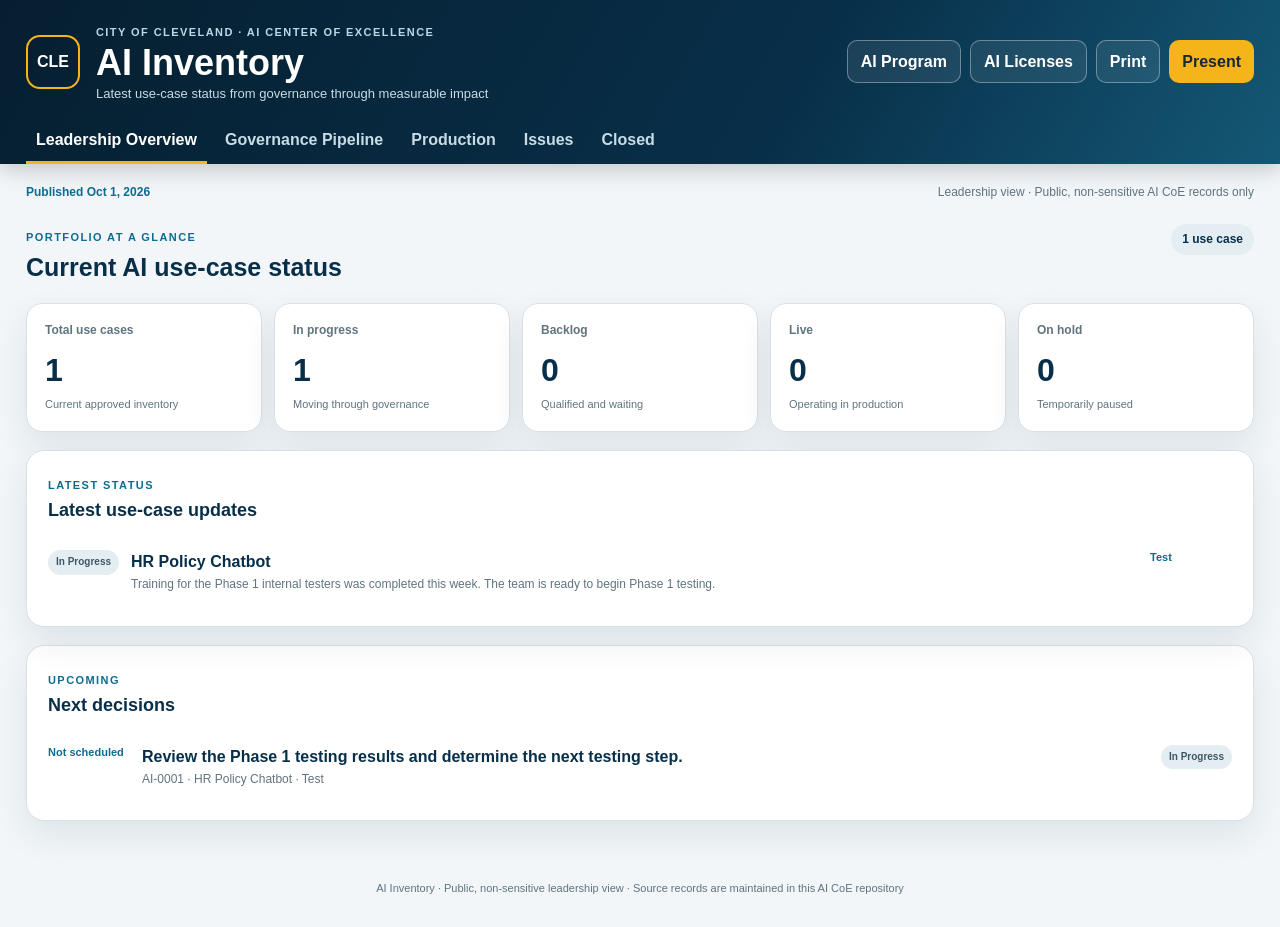
<file: AI Inventory/index.html>
<!doctype html>
<html lang="en">
<head>
  <meta charset="utf-8">
  <meta name="viewport" content="width=device-width, initial-scale=1">
  <meta name="theme-color" content="#082f49">
  <meta name="description" content="Leadership view of the City of Cleveland AI use-case portfolio.">
  <title>AI Inventory | City of Cleveland</title>
  <link rel="stylesheet" href="assets/styles.css">
</head>
<body>
  <a class="skip-link" href="#main">Skip to inventory</a>
  <div class="loading" id="loading" role="status"><div class="spinner"></div><p>Loading the AI Inventory…</p></div>

  <header class="masthead">
    <div class="masthead-inner">
      <div class="brand-mark" aria-hidden="true">CLE</div>
      <div class="brand-copy">
        <span>City of Cleveland · AI Center of Excellence</span>
        <h1>AI Inventory</h1>
        <p>Latest use-case status from governance through measurable impact</p>
      </div>
      <div class="header-actions">
        <a class="button secondary" href="../">AI Program</a>
        <a class="button secondary" href="../AI%20Licenses/">AI Licenses</a>
        <button class="button secondary" id="printButton" type="button">Print</button>
        <button class="button primary" id="presentButton" type="button">Present</button>
      </div>
    </div>
    <nav class="tabs" aria-label="Inventory views">
      <button class="active" data-view="overview" type="button">Leadership Overview</button>
      <button data-view="pipeline" type="button">Governance Pipeline</button>
      <button data-view="production" type="button">Production</button>
      <button data-view="issues" type="button">Issues</button>
      <button data-view="closed" type="button">Closed</button>
    </nav>
  </header>

  <main id="main">
    <div class="status-row">
      <span class="freshness" id="freshness">Awaiting first approved inventory publication</span>
      <span class="source">Leadership view · Public, non-sensitive AI CoE records only</span>
    </div>

    <section class="view active" id="overview" aria-labelledby="overview-title">
      <div class="slide">
        <div class="section-heading">
          <div><span class="eyebrow">Portfolio at a glance</span><h2 id="overview-title">Current AI use-case status</h2></div>
          <span class="record-count" id="recordCount">0 use cases</span>
        </div>
        <div class="kpi-grid" id="kpiGrid"></div>
      </div>
      <div class="slide dashboard-grid">
        <article class="panel">
          <div class="panel-heading"><div><span class="eyebrow">Latest status</span><h2>Latest use-case updates</h2></div></div>
          <div class="update-list" id="latestUpdates"></div>
        </article>
      </div>
      <div class="slide panel">
        <div class="panel-heading"><div><span class="eyebrow">Upcoming</span><h2>Next decisions</h2></div></div>
        <div class="decision-list" id="decisionList"></div>
      </div>
    </section>

    <section class="view" id="pipeline" aria-labelledby="pipeline-title">
      <div class="section-heading">
          <div><span class="eyebrow">Governance lifecycle</span><h2 id="pipeline-title">Use cases by current phase</h2><p>Current stage, this week's update, what is complete, what is happening now, and what comes next.</p></div>
      </div>
      <div class="filters" aria-label="Inventory filters">
        <input id="searchFilter" type="search" placeholder="Search use case, department, or owner">
        <select id="statusFilter" aria-label="Filter by status"><option value="">All statuses</option></select>
        <select id="departmentFilter" aria-label="Filter by department"><option value="">All departments</option></select>
      </div>
      <div class="pipeline" id="pipelineBoard"></div>
    </section>

    <section class="view" id="production" aria-labelledby="production-title">
      <div class="section-heading"><div><span class="eyebrow">Operational inventory</span><h2 id="production-title">Live AI use cases</h2><p>Deployed solutions and their latest monitoring position.</p></div></div>
      <div class="card-grid" id="productionGrid"></div>
    </section>

    <section class="view" id="issues" aria-labelledby="issues-title">
      <div class="section-heading"><div><span class="eyebrow">Monitoring and mitigation</span><h2 id="issues-title">Open and resolved issues</h2><p>Production concerns remain linked to their parent use case.</p></div></div>
      <div class="issue-columns">
        <article class="panel"><div class="panel-heading"><h2>Open issues</h2></div><div id="openIssues"></div></article>
        <article class="panel"><div class="panel-heading"><h2>Recently resolved</h2></div><div id="resolvedIssues"></div></article>
      </div>
    </section>

    <section class="view" id="closed" aria-labelledby="closed-title">
      <div class="section-heading"><div><span class="eyebrow">Lifecycle outcomes</span><h2 id="closed-title">Closed use cases</h2><p>Completed, rejected, withdrawn, and decommissioned records remain visible.</p></div></div>
      <div class="card-grid" id="closedGrid"></div>
    </section>
  </main>

  <dialog class="status-dialog" id="statusDetailDialog" aria-labelledby="statusDetailTitle">
    <div class="status-dialog-shell">
      <div class="status-dialog-header"><div><span>Current phase status</span><h2 id="statusDetailTitle">Use-case status</h2></div><button id="statusDetailClose" type="button" aria-label="Close status details">&times; Close</button></div>
      <div class="status-dialog-body" id="statusDetailBody"></div>
    </div>
  </dialog>

  <div class="present-controls" aria-label="Presentation controls">
    <button id="previousSlide" type="button" aria-label="Previous slide">←</button>
    <span id="slidePosition">1 / 1</span>
    <button id="nextSlide" type="button" aria-label="Next slide">→</button>
    <button id="exitPresentation" type="button">Exit</button>
  </div>

  <footer>AI Inventory · Public, non-sensitive leadership view · Source records are maintained in this AI CoE repository</footer>
  <script src="assets/dashboard.js" defer></script>
</body>
</html>
</file>
<file: AI Inventory/assets/styles.css>
:root {
  --navy:#082f49; --navy-deep:#061f30; --blue:#0c6c91; --cyan:#3aa7c4;
  --gold:#f4b41a; --ink:#172b36; --muted:#60747f; --paper:#f2f6f8;
  --white:#fff; --line:#d7e1e6;
  --shadow:0 14px 34px rgba(8,47,73,.09); --radius:18px;
}
*{box-sizing:border-box}
html{scroll-behavior:smooth}
body{margin:0;background:var(--paper);color:var(--ink);font-family:Aptos,"Segoe UI",Arial,sans-serif;line-height:1.45}
button,input,select{font:inherit}
button{cursor:pointer}
.skip-link{position:absolute;left:-999px;top:0;background:#fff;padding:10px;z-index:100}.skip-link:focus{left:12px;top:12px}
.loading{position:fixed;inset:0;z-index:100;display:grid;place-items:center;align-content:center;gap:12px;background:rgba(242,246,248,.97);color:var(--navy);font-weight:800}.loading.hidden{display:none}.spinner{width:46px;height:46px;border:5px solid #d8e4e9;border-top-color:var(--blue);border-radius:50%;animation:spin 1s linear infinite}@keyframes spin{to{transform:rotate(360deg)}}
.masthead{position:sticky;top:0;z-index:40;background:linear-gradient(120deg,var(--navy-deep),var(--navy) 62%,#145875);color:#fff;box-shadow:0 5px 22px rgba(0,0,0,.2)}
.masthead-inner{max-width:1500px;margin:auto;padding:19px 26px 14px;display:flex;align-items:center;gap:16px}.brand-mark{width:54px;height:54px;border:2px solid var(--gold);border-radius:14px;display:grid;place-items:center;font-weight:900;flex:none}.brand-copy{min-width:0}.brand-copy span,.eyebrow{text-transform:uppercase;letter-spacing:.13em;font-size:11px;font-weight:900}.brand-copy span{color:#b9d9e7}.brand-copy h1{font-size:clamp(24px,3vw,36px);line-height:1;margin:3px 0}.brand-copy p{margin:4px 0 0;color:#c7dce5;font-size:13px}.header-actions{margin-left:auto;display:flex;gap:9px}.button{border:0;border-radius:10px;padding:9px 13px;font-weight:800;text-decoration:none}.button.primary{background:var(--gold);color:#172934}.button.secondary{border:1px solid rgba(255,255,255,.35);background:rgba(255,255,255,.08);color:#fff}.button:hover,.button:focus{filter:brightness(1.08)}
.tabs{max-width:1500px;margin:auto;padding:0 26px;display:flex;gap:8px;overflow:auto}.tabs button{border:0;border-bottom:3px solid transparent;background:transparent;color:#c7dce5;padding:10px;font-weight:750;white-space:nowrap}.tabs button.active{color:#fff;border-bottom-color:var(--gold)}
main{max-width:1500px;margin:0 auto 60px;padding:0 26px}.status-row{display:flex;justify-content:space-between;gap:12px;flex-wrap:wrap;padding:20px 0 14px;color:var(--muted);font-size:12px}.freshness{font-weight:800;color:var(--blue)}
.view{display:none}.view.active{display:block}.slide{margin-bottom:18px}.section-heading,.panel-heading{display:flex;justify-content:space-between;gap:16px;align-items:flex-start}.section-heading{margin:8px 0 16px}.section-heading h2,.panel-heading h2{margin:2px 0;color:var(--navy)}.section-heading h2{font-size:25px}.panel-heading h2{font-size:18px}.section-heading p{margin:5px 0 0;color:var(--muted)}.eyebrow{color:var(--blue)}.record-count{padding:7px 11px;background:#e4eef2;color:var(--navy);border-radius:999px;font-size:12px;font-weight:900}
.kpi-grid{display:grid;grid-template-columns:repeat(5,minmax(150px,1fr));gap:12px}.kpi{background:#fff;border:1px solid var(--line);border-radius:16px;padding:18px;box-shadow:var(--shadow);min-height:112px}.kpi-label{font-size:12px;color:var(--muted);font-weight:750}.kpi-value{font-size:32px;font-weight:900;color:var(--navy);margin-top:8px}.kpi-note{font-size:11px;color:var(--muted);margin-top:3px}
.panel{background:#fff;border:1px solid var(--line);border-radius:var(--radius);padding:21px;box-shadow:var(--shadow)}.panel-heading{margin-bottom:14px}.dashboard-grid{display:grid;grid-template-columns:1fr;gap:16px}
.update-list,.decision-list{display:grid;gap:10px}.update-item,.decision-item,.issue-item{display:grid;grid-template-columns:auto 1fr auto;gap:12px;align-items:start;border-bottom:1px solid var(--line);padding:11px 0}.update-item:last-child,.decision-item:last-child,.issue-item:last-child{border-bottom:0}.update-item strong,.decision-item strong,.issue-item strong{display:block;color:var(--navy)}.detail{font-size:12px;color:var(--muted);margin-top:3px}.date{font-size:11px;font-weight:900;color:var(--blue);min-width:82px}
.filters{display:grid;grid-template-columns:2fr 1fr 1fr;gap:9px;margin-bottom:15px}.filters input,.filters select{width:100%;border:1px solid #bdcbd2;border-radius:10px;padding:10px;background:#fff;color:var(--ink)}
.pipeline{display:grid;grid-template-columns:repeat(3,minmax(270px,1fr));gap:14px;align-items:start}.phase-column{background:#e8eff2;border:1px solid var(--line);border-radius:16px;padding:12px;min-height:160px}.phase-title{display:flex;justify-content:space-between;align-items:center;margin:0 2px 11px;color:var(--navy);font-size:13px}.phase-title span{background:#fff;border-radius:999px;padding:3px 8px;color:var(--muted)}.phase-cards{display:grid;gap:10px}
.use-case-card{background:#fff;border:1px solid var(--line);border-left:5px solid var(--blue);border-radius:13px;padding:14px;box-shadow:0 7px 20px rgba(8,47,73,.07)}.card-top{display:flex;justify-content:space-between;gap:10px;align-items:start}.use-case-id{font-size:10px;letter-spacing:.08em;color:var(--blue);font-weight:900}.use-case-card h3{font-size:15px;line-height:1.25;color:var(--navy);margin:3px 0}.card-meta,.card-latest,.card-footer{font-size:11px;color:var(--muted)}.card-latest{color:var(--ink);background:#f5f8f9;border-radius:9px;padding:9px;margin:11px 0}.card-latest strong{display:block;color:var(--navy);margin-bottom:2px}.card-footer{display:flex;justify-content:space-between;gap:8px;align-items:center}.readiness{font-weight:850;color:var(--blue)}
.stage-name{margin-top:11px}.stage-name span{display:block;color:var(--muted);font-size:10px;font-weight:850;text-transform:uppercase;letter-spacing:.06em}.stage-name strong{display:block;color:var(--navy);font-size:14px;margin-top:2px}.current-step{display:flex;gap:7px;align-items:center;padding:8px 0;color:var(--ink);font-size:11px;font-weight:750}.current-step span{border-radius:999px;background:var(--gold);color:#172934;padding:3px 7px;font-size:9px;font-weight:900;text-transform:uppercase}.card-actions{display:flex;gap:8px;margin-top:11px}.card-actions a,.status-button{flex:1;text-align:center;text-decoration:none;border:1px solid #b9cbd4;border-radius:8px;padding:7px;color:var(--blue);background:#fff;font-size:11px;font-weight:850}.card-actions a:hover,.card-actions a:focus,.status-button:hover,.status-button:focus{background:#e9f2f5}.status-button{background:var(--navy);border-color:var(--navy);color:#fff}.status-button:hover,.status-button:focus{background:var(--blue)}
.badge{display:inline-flex;align-items:center;border-radius:999px;padding:5px 8px;font-size:10px;font-weight:900;white-space:nowrap;background:#e4edf1;color:#3d5866}
.card-grid{display:grid;grid-template-columns:repeat(3,minmax(260px,1fr));gap:14px}.issue-columns{display:grid;grid-template-columns:1fr 1fr;gap:16px}.issue-item{grid-template-columns:1fr auto}.issue-parent{font-size:10px;color:var(--blue);font-weight:900;text-transform:uppercase;letter-spacing:.06em}.mitigation{margin-top:6px;padding:7px 9px;background:#f5f8f9;border-radius:8px;font-size:11px;color:var(--ink)}
.empty-state{grid-column:1/-1;text-align:center;padding:38px 20px;color:var(--muted);background:#fff;border:1px dashed #b8c8d0;border-radius:15px}.empty-state strong{display:block;color:var(--navy);font-size:17px;margin-bottom:5px}
.status-dialog{width:min(820px,94vw);max-height:92vh;padding:0;border:0;border-radius:20px;background:var(--paper);box-shadow:0 28px 80px rgba(0,0,0,.35)}.status-dialog::backdrop{background:rgba(3,23,35,.7)}.status-dialog-shell{display:flex;flex-direction:column;max-height:92vh}.status-dialog-header{display:flex;justify-content:space-between;align-items:center;gap:16px;padding:18px 22px;background:var(--navy);color:#fff}.status-dialog-header span{font-size:10px;font-weight:900;text-transform:uppercase;letter-spacing:.12em;color:#b9d9e7}.status-dialog-header h2{margin:3px 0 0}.status-dialog-header button{border:1px solid rgba(255,255,255,.45);background:transparent;color:#fff;border-radius:9px;padding:8px 12px;font-weight:800}.status-dialog-body{padding:20px;overflow:auto}.status-hero{display:flex;justify-content:space-between;gap:16px;align-items:start;background:#fff;border:1px solid var(--line);border-radius:15px;padding:17px}.status-hero h3{color:var(--navy);font-size:22px;margin:3px 0}.status-hero p{margin:5px 0;color:var(--muted);font-size:12px}.stage-status{border-radius:999px;background:#fff0c9;color:#7a5400;padding:7px 10px;font-size:11px;font-weight:900;white-space:nowrap}.status-progress{display:grid;grid-template-columns:auto 1fr;gap:14px;align-items:center;margin:15px 0}.status-progress strong{display:block;color:var(--navy)}.status-progress span{display:block;color:var(--muted);font-size:10px}.progress-bar{height:9px;border-radius:999px;background:#dce5e9;overflow:hidden}.progress-bar i{display:block;height:100%;background:var(--blue);border-radius:inherit}.step-list{display:grid;gap:8px}.phase-step{display:grid;grid-template-columns:34px 1fr;gap:11px;align-items:start;background:#fff;border:1px solid var(--line);border-radius:12px;padding:12px}.step-marker{width:30px;height:30px;border-radius:50%;display:grid;place-items:center;background:#e7eef1;color:var(--muted);font-weight:900}.phase-step span{display:block;color:var(--muted);font-size:9px;font-weight:900;text-transform:uppercase;letter-spacing:.08em}.phase-step strong{display:block;color:var(--navy);margin-top:1px}.phase-step p{margin:4px 0 0;color:var(--muted);font-size:11px}.phase-step.complete .step-marker{background:#dff3e8;color:#17643a}.phase-step.current{border:2px solid var(--gold);background:#fffdf5}.phase-step.current .step-marker{background:var(--gold);color:#172934}.phase-step.blocked{border-color:#e38a7e}.phase-step.blocked .step-marker{background:#fde2df;color:#8c2418}.status-summary{display:grid;grid-template-columns:1fr 1fr;gap:10px;margin-top:14px}.status-summary article{background:#fff;border:1px solid var(--line);border-radius:12px;padding:13px}.status-summary article.wide{grid-column:1/-1}.status-summary span{color:var(--blue);font-size:9px;font-weight:900;text-transform:uppercase;letter-spacing:.08em}.status-summary p{margin:5px 0 0;font-size:12px}.status-links{display:flex;gap:9px;margin-top:14px}.status-links a{flex:1;text-align:center;text-decoration:none;background:var(--navy);color:#fff;border-radius:9px;padding:9px;font-size:11px;font-weight:850}
.status-hero{margin-bottom:15px}
.status-dropdown{margin-top:11px;border:1px solid #b9cbd4;border-radius:10px;overflow:hidden}.status-dropdown summary{display:flex;justify-content:space-between;align-items:center;gap:10px;padding:10px 11px;background:var(--navy);color:#fff;cursor:pointer;font-size:11px;font-weight:850;list-style:none}.status-dropdown summary::-webkit-details-marker{display:none}.dropdown-control{display:flex;align-items:center;gap:6px}.close-label{display:none}.dropdown-arrow{font-size:17px;line-height:1;transition:transform .2s ease}.status-dropdown[open] summary{background:var(--blue)}.status-dropdown[open] .open-label{display:none}.status-dropdown[open] .close-label{display:inline}.status-dropdown[open] .dropdown-arrow{transform:rotate(180deg)}.dropdown-content{padding:10px;background:#f5f8f9}.status-dropdown .step-list{gap:6px}.status-dropdown .phase-step{grid-template-columns:29px 1fr;padding:9px;gap:8px}.status-dropdown .step-marker{width:25px;height:25px;font-size:11px}.status-dropdown .phase-step strong{font-size:12px}
.present-controls{display:none}footer{max-width:1500px;margin:0 auto 30px;padding:0 26px;text-align:center;color:var(--muted);font-size:11px}
.presentation-mode{overflow:hidden;background:var(--navy-deep)}.presentation-mode .masthead{position:fixed;left:0;right:0}.presentation-mode .tabs,.presentation-mode .brand-copy p,.presentation-mode .status-row{display:none}.presentation-mode main{max-width:none;margin:90px 0 0;height:calc(100vh - 90px);padding:22px 5vw 75px;overflow:auto}.presentation-mode .view.active .slide{display:none;min-height:calc(100vh - 190px)}.presentation-mode .view.active .slide.present-active{display:block}.presentation-mode .panel,.presentation-mode .kpi{box-shadow:none}.presentation-mode .present-controls{position:fixed;display:flex;align-items:center;gap:9px;left:50%;bottom:17px;transform:translateX(-50%);z-index:80;background:var(--navy-deep);padding:8px 10px;border-radius:999px;color:#fff}.present-controls button{border:0;background:#145875;color:#fff;border-radius:999px;padding:8px 12px;font-weight:800}.present-controls span{min-width:70px;text-align:center;font-size:12px}
@media(max-width:1050px){.kpi-grid{grid-template-columns:repeat(3,1fr)}.dashboard-grid,.issue-columns{grid-template-columns:1fr}.pipeline,.card-grid{grid-template-columns:repeat(2,1fr)}}
@media(max-width:700px){.masthead-inner{padding:14px}.brand-mark{width:44px;height:44px}.brand-copy p{display:none}.header-actions .secondary:not(:first-child){display:none}.tabs,main{padding-left:14px;padding-right:14px}.kpi-grid,.pipeline,.card-grid,.status-summary{grid-template-columns:1fr}.filters{grid-template-columns:1fr}.source{display:none}.status-hero{display:block}.stage-status{display:inline-flex;margin-top:8px}.status-links{display:grid}.status-dialog{width:100vw;max-height:100vh;border-radius:0}.status-dialog-shell{max-height:100vh}}
@media print{.masthead,.status-row,.filters,.present-controls,footer{display:none!important}body{background:#fff}.view{display:none!important}.view.active{display:block!important}.panel,.kpi,.use-case-card{box-shadow:none}main{max-width:none;margin:0;padding:0}}
</file>
